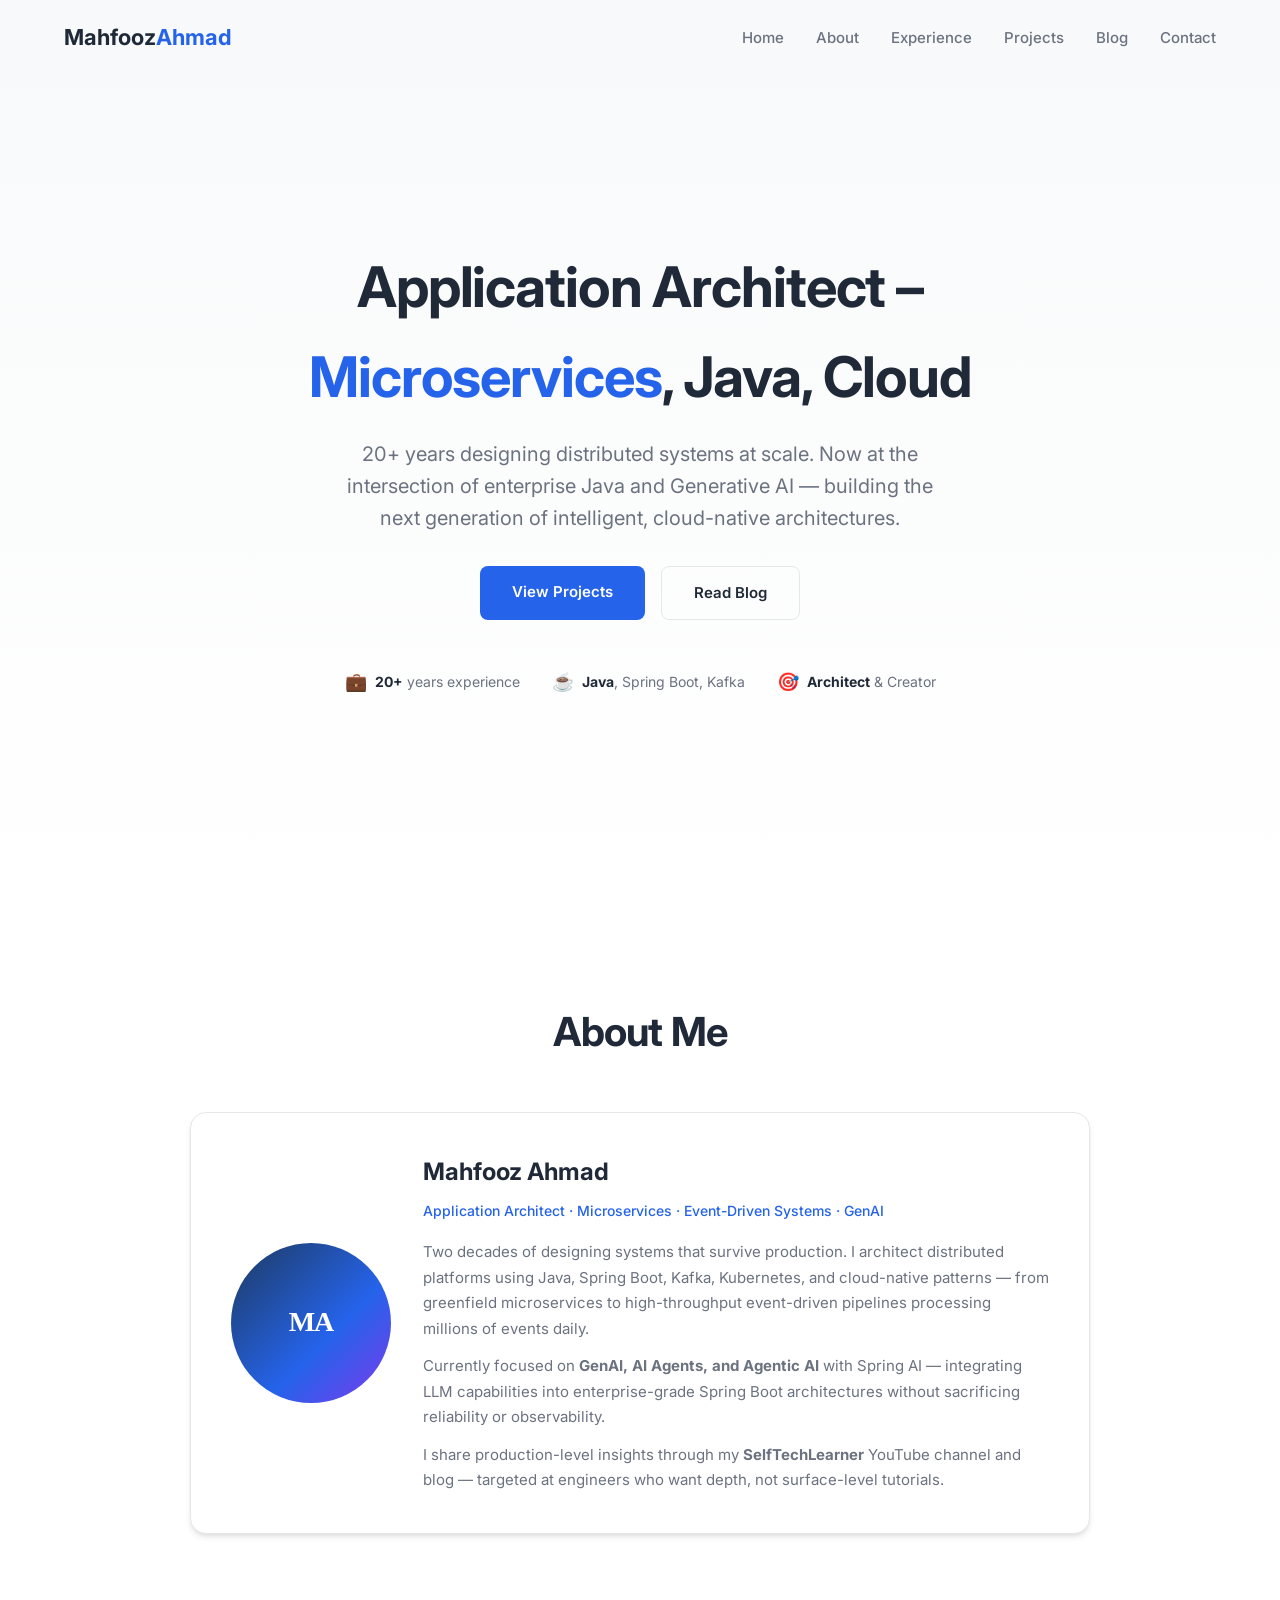
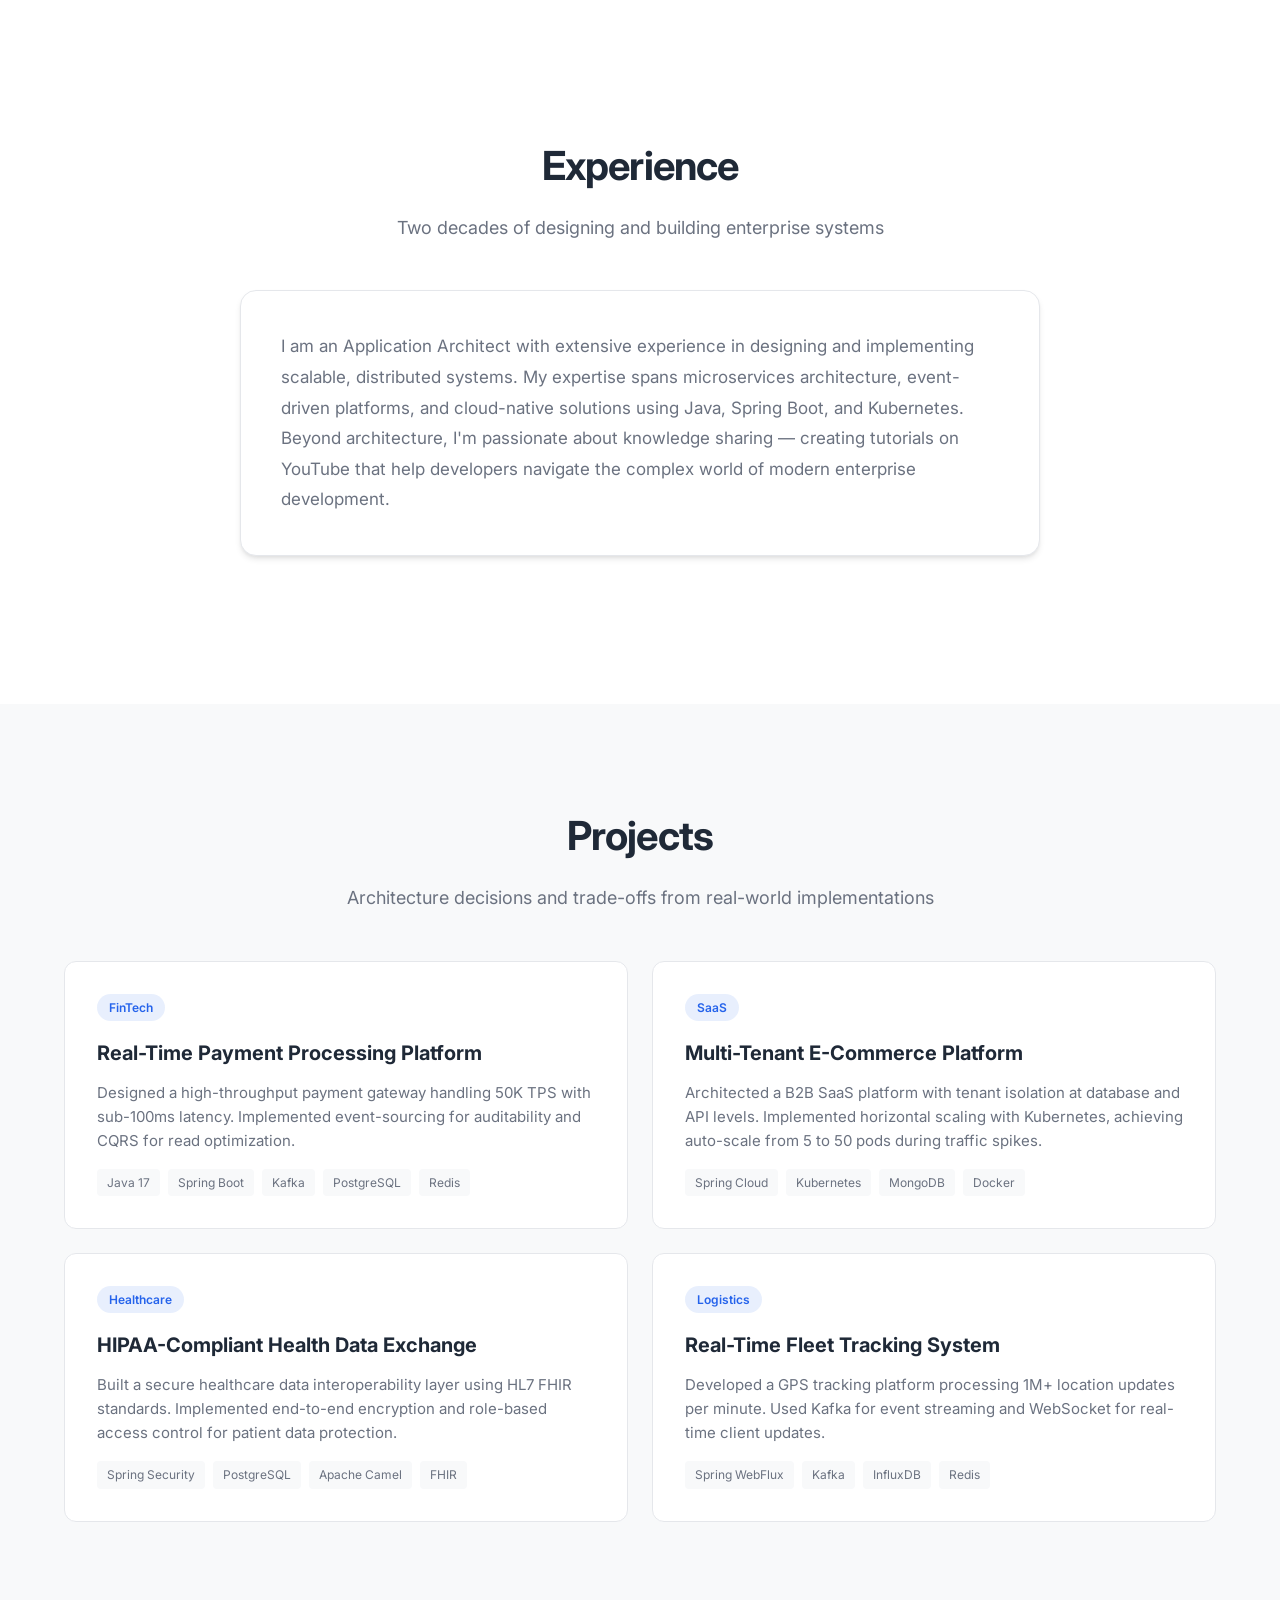
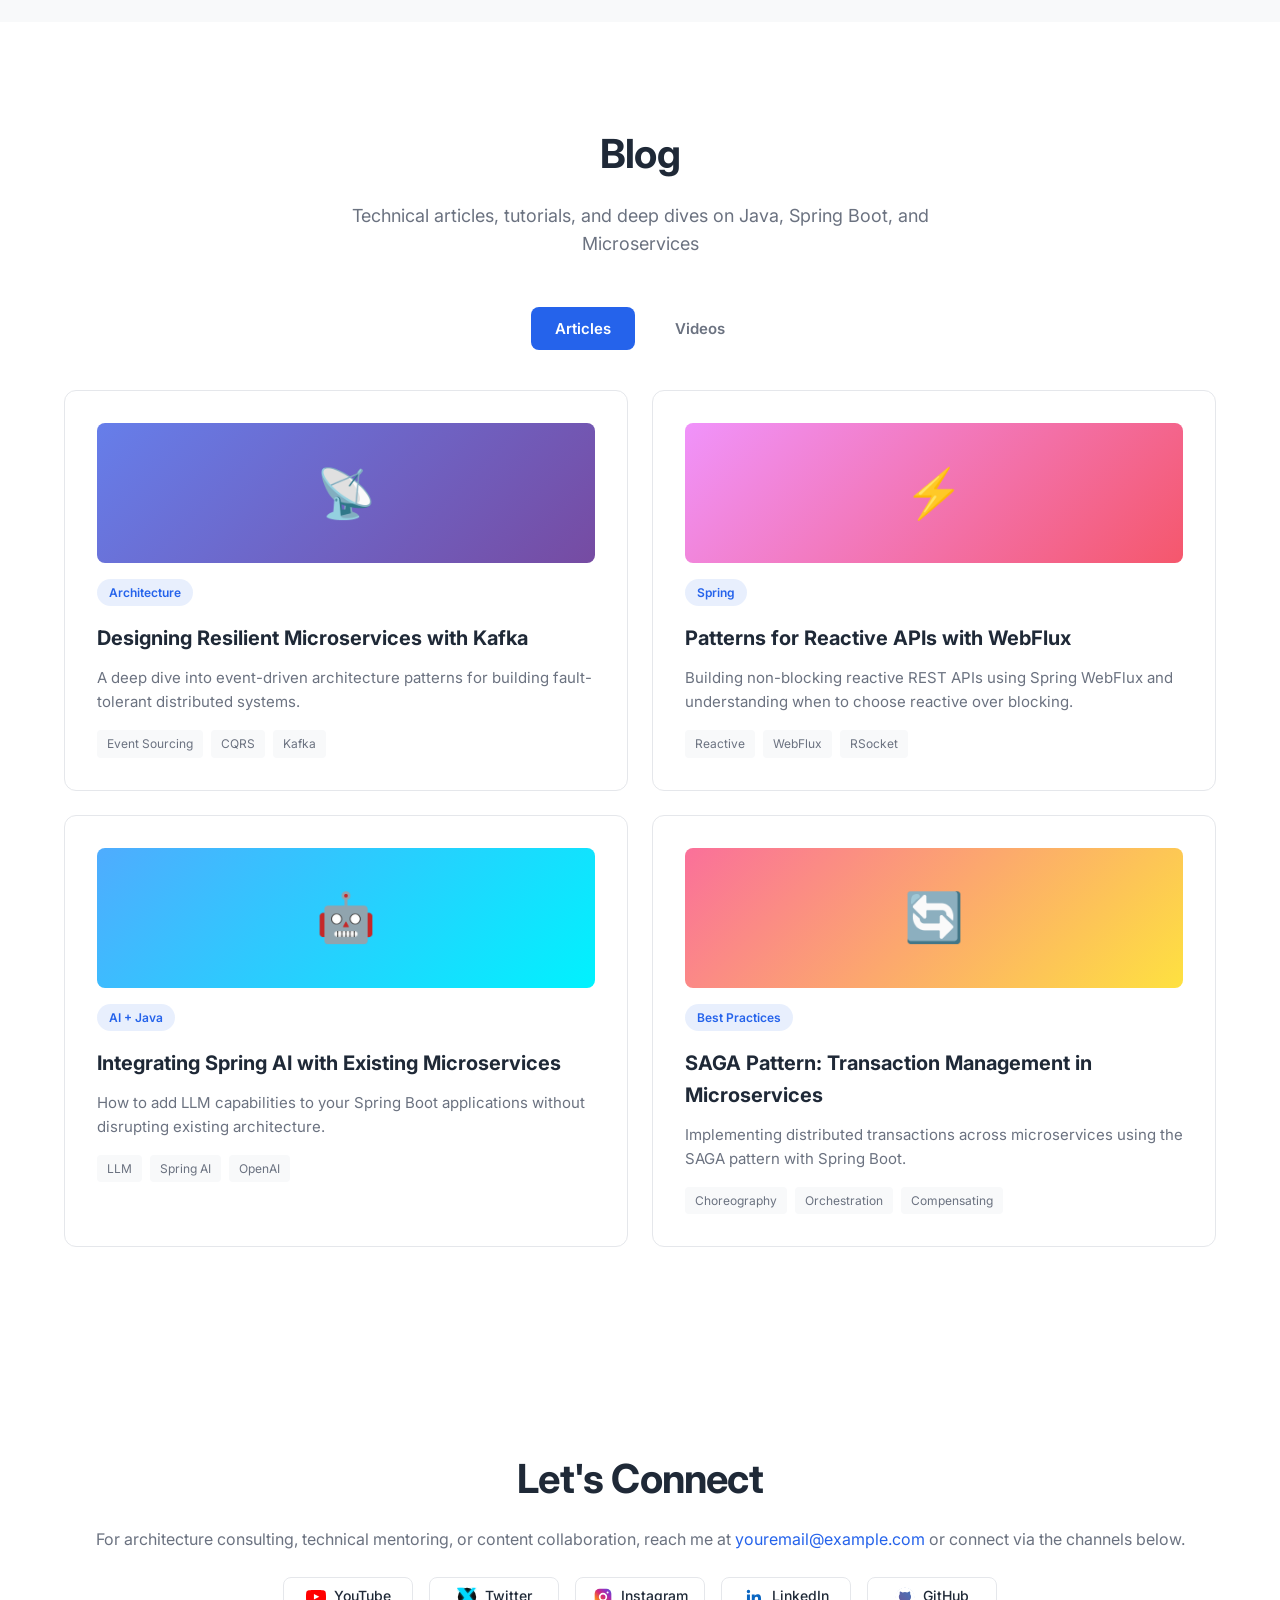
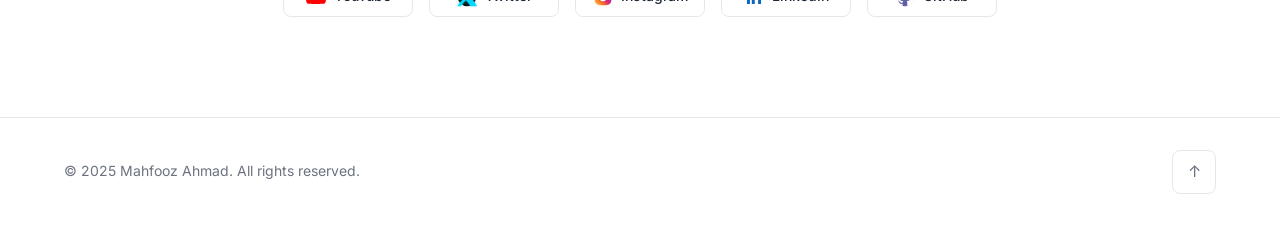
<file: index.html>
<!DOCTYPE html>
<html lang="en">
<head>
    <meta charset="UTF-8">
    <meta name="viewport" content="width=device-width, initial-scale=1.0">
    <title>Mahfooz Ahmad | Application Architect & Content Creator</title>
    <meta name="description" content="Application Architect specializing in Microservices, Java, Spring Boot, and Cloud. Creator of SelfTechLearner YouTube channel.">
    <link rel="preconnect" href="https://fonts.googleapis.com">
    <link rel="preconnect" href="https://fonts.gstatic.com" crossorigin>
    <link href="https://fonts.googleapis.com/css2?family=Inter:wght@400;500;600;700&display=swap" rel="stylesheet">

    <!-- Styles -->
    <link rel="stylesheet" href="styles/variables.css">
    <link rel="stylesheet" href="styles/base.css">
    <link rel="stylesheet" href="styles/nav.css">
    <link rel="stylesheet" href="styles/hero.css">
    <link rel="stylesheet" href="styles/about.css">
    <link rel="stylesheet" href="styles/experience.css">
    <link rel="stylesheet" href="styles/projects.css">
    <link rel="stylesheet" href="styles/blog.css">
    <link rel="stylesheet" href="styles/contact.css">
    <link rel="stylesheet" href="styles/responsive.css">
</head>
<body>

    <!-- Navigation -->
    <nav>
        <div class="container">
            <a href="#" class="logo">Mahfooz<span>Ahmad</span></a>
            <ul class="nav-links" id="navLinks">
                <li><a href="#home">Home</a></li>
                <li><a href="#about">About</a></li>
                <li><a href="#experience">Experience</a></li>
                <li><a href="#projects">Projects</a></li>
                <li><a href="#blog">Blog</a></li>
                <li><a href="#contact">Contact</a></li>
            </ul>
            <div class="hamburger" id="hamburger">
                <span></span>
                <span></span>
                <span></span>
            </div>
        </div>
    </nav>

    <!-- Hero Section -->
    <section class="hero" id="home">
        <div class="hero-content">
            <h1>Application Architect – <span>Microservices</span>, Java, Cloud</h1>
            <p class="subtitle">20+ years designing distributed systems at scale. Now at the intersection of
                enterprise Java and Generative AI — building the next generation of intelligent,
                cloud-native architectures.</p>
            <div class="hero-buttons">
                <a href="#projects" class="btn btn-primary">View Projects</a>
                <a href="#blog" class="btn btn-outline">Read Blog</a>
            </div>
            <div class="quick-highlights">
                <div class="highlight-item">
                    <span class="highlight-icon">💼</span>
                    <span><strong>20+</strong> years experience</span>
                </div>
                <div class="highlight-item">
                    <span class="highlight-icon">☕</span>
                    <span><strong>Java</strong>, Spring Boot, Kafka</span>
                </div>
                <div class="highlight-item">
                    <span class="highlight-icon">🎯</span>
                    <span><strong>Architect</strong> & Creator</span>
                </div>
            </div>
        </div>
    </section>

    <!-- About Section -->
    <section class="about" id="about">
        <div class="container">
            <div class="section-header reveal">
                <h2 class="section-title">About Me</h2>
            </div>
            <div class="about-card reveal">
                <div class="profile-image">MA</div>
                <div class="about-content">
                    <h3>Mahfooz Ahmad</h3>
                    <p class="tagline">Application Architect · Microservices · Event-Driven Systems · GenAI</p>
                    <p>
                        Two decades of designing systems that survive production. I architect distributed platforms
                        using Java, Spring Boot, Kafka, Kubernetes, and cloud-native patterns — from greenfield
                        microservices to high-throughput event-driven pipelines processing millions of events daily.
                    </p>
                    <p>
                        Currently focused on <strong>GenAI, AI Agents, and Agentic AI</strong> with Spring AI —
                        integrating LLM capabilities into enterprise-grade Spring Boot architectures without
                        sacrificing reliability or observability.
                    </p>
                    <p>
                        I share production-level insights through my <strong>SelfTechLearner</strong> YouTube channel
                        and blog — targeted at engineers who want depth, not surface-level tutorials.
                    </p>
                </div>
            </div>
        </div>
    </section>

    <!-- Experience Section -->
    <section class="experience" id="experience">
        <div class="container">
            <div class="section-header reveal">
                <h2 class="section-title">Experience</h2>
                <p class="section-subtitle">Two decades of designing and building enterprise systems</p>
            </div>
            <div class="bio-card reveal">
                <p>I am an Application Architect with extensive experience in designing and implementing scalable,
                    distributed systems. My expertise spans microservices architecture, event-driven platforms, and
                    cloud-native solutions using Java, Spring Boot, and Kubernetes. Beyond architecture, I'm passionate
                    about knowledge sharing — creating tutorials on YouTube that help developers navigate the complex
                    world of modern enterprise development.</p>
            </div>
        </div>
    </section>

    <!-- Projects Section -->
    <section class="projects" id="projects">
        <div class="container">
            <div class="section-header reveal">
                <h2 class="section-title">Projects</h2>
                <p class="section-subtitle">Architecture decisions and trade-offs from real-world implementations</p>
            </div>
            <div class="projects-grid">
                <a href="https://github.com/mahfooz75/payment-platform" target="_blank" class="project-card reveal">
                    <span class="project-category">FinTech</span>
                    <h3 class="project-title">Real-Time Payment Processing Platform</h3>
                    <p class="project-description">Designed a high-throughput payment gateway handling 50K TPS with sub-100ms latency. Implemented event-sourcing for auditability and CQRS for read optimization.</p>
                    <div class="project-tech">
                        <span class="tech-tag">Java 17</span>
                        <span class="tech-tag">Spring Boot</span>
                        <span class="tech-tag">Kafka</span>
                        <span class="tech-tag">PostgreSQL</span>
                        <span class="tech-tag">Redis</span>
                    </div>
                </a>
                <a href="https://medium.com/@mahfooz.lakhani/26770439041f" target="_blank" class="project-card reveal">
                    <span class="project-category">SaaS</span>
                    <h3 class="project-title">Multi-Tenant E-Commerce Platform</h3>
                    <p class="project-description">Architected a B2B SaaS platform with tenant isolation at database and API levels. Implemented horizontal scaling with Kubernetes, achieving auto-scale from 5 to 50 pods during traffic spikes.</p>
                    <div class="project-tech">
                        <span class="tech-tag">Spring Cloud</span>
                        <span class="tech-tag">Kubernetes</span>
                        <span class="tech-tag">MongoDB</span>
                        <span class="tech-tag">Docker</span>
                    </div>
                </a>
                <a href="https://github.com/mahfooz75/health-data-exchange" target="_blank" class="project-card reveal">
                    <span class="project-category">Healthcare</span>
                    <h3 class="project-title">HIPAA-Compliant Health Data Exchange</h3>
                    <p class="project-description">Built a secure healthcare data interoperability layer using HL7 FHIR standards. Implemented end-to-end encryption and role-based access control for patient data protection.</p>
                    <div class="project-tech">
                        <span class="tech-tag">Spring Security</span>
                        <span class="tech-tag">PostgreSQL</span>
                        <span class="tech-tag">Apache Camel</span>
                        <span class="tech-tag">FHIR</span>
                    </div>
                </a>
                <a href="https://github.com/mahfooz75/fleet-tracking" target="_blank" class="project-card reveal">
                    <span class="project-category">Logistics</span>
                    <h3 class="project-title">Real-Time Fleet Tracking System</h3>
                    <p class="project-description">Developed a GPS tracking platform processing 1M+ location updates per minute. Used Kafka for event streaming and WebSocket for real-time client updates.</p>
                    <div class="project-tech">
                        <span class="tech-tag">Spring WebFlux</span>
                        <span class="tech-tag">Kafka</span>
                        <span class="tech-tag">InfluxDB</span>
                        <span class="tech-tag">Redis</span>
                    </div>
                </a>
            </div>
        </div>
    </section>

    <!-- Blog Section -->
    <section class="blog" id="blog">
        <div class="container">
            <div class="section-header reveal">
                <h2 class="section-title">Blog</h2>
                <p class="section-subtitle">Technical articles, tutorials, and deep dives on Java, Spring Boot, and Microservices</p>
            </div>
            <div class="tabs reveal">
                <button class="tab-btn active" data-tab="articles">Articles</button>
                <button class="tab-btn" data-tab="videos">Videos</button>
            </div>

            <!-- Articles Tab -->
            <div class="tab-content active" id="articles">
                <div class="projects-grid">
                    <a href="https://medium.com/@mahfooz.lakhani" target="_blank" class="project-card">
                        <div class="blog-thumbnail" style="background: linear-gradient(135deg, #667eea 0%, #764ba2 100%);">
                            <span class="blog-icon">📡</span>
                        </div>
                        <span class="project-category">Architecture</span>
                        <h3 class="project-title">Designing Resilient Microservices with Kafka</h3>
                        <p class="project-description">A deep dive into event-driven architecture patterns for building fault-tolerant distributed systems.</p>
                        <div class="project-tech">
                            <span class="tech-tag">Event Sourcing</span>
                            <span class="tech-tag">CQRS</span>
                            <span class="tech-tag">Kafka</span>
                        </div>
                    </a>
                    <a href="https://medium.com/@mahfooz.lakhani" target="_blank" class="project-card">
                        <div class="blog-thumbnail" style="background: linear-gradient(135deg, #f093fb 0%, #f5576c 100%);">
                            <span class="blog-icon">⚡</span>
                        </div>
                        <span class="project-category">Spring</span>
                        <h3 class="project-title">Patterns for Reactive APIs with WebFlux</h3>
                        <p class="project-description">Building non-blocking reactive REST APIs using Spring WebFlux and understanding when to choose reactive over blocking.</p>
                        <div class="project-tech">
                            <span class="tech-tag">Reactive</span>
                            <span class="tech-tag">WebFlux</span>
                            <span class="tech-tag">RSocket</span>
                        </div>
                    </a>
                    <a href="https://medium.com/@mahfooz.lakhani" target="_blank" class="project-card">
                        <div class="blog-thumbnail" style="background: linear-gradient(135deg, #4facfe 0%, #00f2fe 100%);">
                            <span class="blog-icon">🤖</span>
                        </div>
                        <span class="project-category">AI + Java</span>
                        <h3 class="project-title">Integrating Spring AI with Existing Microservices</h3>
                        <p class="project-description">How to add LLM capabilities to your Spring Boot applications without disrupting existing architecture.</p>
                        <div class="project-tech">
                            <span class="tech-tag">LLM</span>
                            <span class="tech-tag">Spring AI</span>
                            <span class="tech-tag">OpenAI</span>
                        </div>
                    </a>
                    <a href="https://medium.com/@mahfooz.lakhani" target="_blank" class="project-card">
                        <div class="blog-thumbnail" style="background: linear-gradient(135deg, #fa709a 0%, #fee140 100%);">
                            <span class="blog-icon">🔄</span>
                        </div>
                        <span class="project-category">Best Practices</span>
                        <h3 class="project-title">SAGA Pattern: Transaction Management in Microservices</h3>
                        <p class="project-description">Implementing distributed transactions across microservices using the SAGA pattern with Spring Boot.</p>
                        <div class="project-tech">
                            <span class="tech-tag">Choreography</span>
                            <span class="tech-tag">Orchestration</span>
                            <span class="tech-tag">Compensating</span>
                        </div>
                    </a>
                </div>
            </div>

            <!-- Videos Tab -->
            <div class="tab-content" id="videos">
                <div class="videos-grid">
                    <a href="https://www.youtube.com/watch?v=cKttIFKTLOc" target="_blank" class="video-card reveal">
                        <div class="video-thumbnail"><div class="play-icon"></div></div>
                        <div class="video-info">
                            <span class="video-category">Java OOPs</span>
                            <h4 class="video-title">Java Method Overloading Explained with Examples - Part 1</h4>
                            <span class="video-date">2024</span>
                        </div>
                    </a>
                    <a href="https://www.youtube.com/watch?v=TyuMJ31KVEc" target="_blank" class="video-card reveal">
                        <div class="video-thumbnail"><div class="play-icon"></div></div>
                        <div class="video-info">
                            <span class="video-category">Java OOPs</span>
                            <h4 class="video-title">Java Method Overloading Explained - Part 2</h4>
                            <span class="video-date">2024</span>
                        </div>
                    </a>
                    <a href="https://www.youtube.com/watch?v=opOKZcney7E" target="_blank" class="video-card reveal">
                        <div class="video-thumbnail"><div class="play-icon"></div></div>
                        <div class="video-info">
                            <span class="video-category">Spring Boot</span>
                            <h4 class="video-title">Spring Boot SAGA Pattern: Best Practices</h4>
                            <span class="video-date">2024</span>
                        </div>
                    </a>
                    <a href="https://www.youtube.com/watch?v=2v2jFNy2Q_U" target="_blank" class="video-card reveal">
                        <div class="video-thumbnail"><div class="play-icon"></div></div>
                        <div class="video-info">
                            <span class="video-category">Microservices</span>
                            <h4 class="video-title">Circuit Breaker in API Gateway</h4>
                            <span class="video-date">2024</span>
                        </div>
                    </a>
                    <a href="https://www.youtube.com/watch?v=maFfsHBYu8Q" target="_blank" class="video-card reveal">
                        <div class="video-thumbnail"><div class="play-icon"></div></div>
                        <div class="video-info">
                            <span class="video-category">Spring Cloud</span>
                            <h4 class="video-title">Mastering Spring Cloud Gateway</h4>
                            <span class="video-date">2024</span>
                        </div>
                    </a>
                    <a href="https://www.youtube.com/watch?v=Hnffs4pz7D8" target="_blank" class="video-card reveal">
                        <div class="video-thumbnail"><div class="play-icon"></div></div>
                        <div class="video-info">
                            <span class="video-category">Microservices</span>
                            <h4 class="video-title">Microservices Service Discovery</h4>
                            <span class="video-date">2024</span>
                        </div>
                    </a>
                    <a href="https://www.youtube.com/watch?v=hAKv4jsDTgM" target="_blank" class="video-card reveal">
                        <div class="video-thumbnail"><div class="play-icon"></div></div>
                        <div class="video-info">
                            <span class="video-category">Spring Boot</span>
                            <h4 class="video-title">Building a Config Server - Part 1</h4>
                            <span class="video-date">2024</span>
                        </div>
                    </a>
                    <a href="https://www.youtube.com/watch?v=Q3ObGuA8bG4" target="_blank" class="video-card reveal">
                        <div class="video-thumbnail"><div class="play-icon"></div></div>
                        <div class="video-info">
                            <span class="video-category">System Design</span>
                            <h4 class="video-title">Circuit Breaker Pattern Deep Dive</h4>
                            <span class="video-date">2024</span>
                        </div>
                    </a>
                    <a href="https://www.youtube.com/watch?v=i2QIGMg_RqU" target="_blank" class="video-card reveal">
                        <div class="video-thumbnail"><div class="play-icon"></div></div>
                        <div class="video-info">
                            <span class="video-category">LLD</span>
                            <h4 class="video-title">Parking LLD - System Design</h4>
                            <span class="video-date">2024</span>
                        </div>
                    </a>
                </div>
            </div>
        </div>
    </section>

    <!-- Contact Section -->
    <section class="contact" id="contact">
        <div class="container">
            <h2 class="section-title reveal">Let's Connect</h2>
            <p class="contact-subtitle reveal">
                For architecture consulting, technical mentoring, or content collaboration,
                reach me at
                <a href="mailto:youremail@example.com" style="color: var(--accent-primary); text-decoration: none;">
                    youremail@example.com
                </a>
                or connect via the channels below.
            </p>
            <div class="social-links reveal">
                <a href="https://www.youtube.com/@selftechlearner" target="_blank" class="social-btn">
                    <img src="svg/youtube-color-icon.svg" alt="YouTube"> YouTube
                </a>
                <a href="https://twitter.com/mahfoozahmad" target="_blank" class="social-btn">
                    <img src="svg/x-glow.svg" alt="X"> Twitter
                </a>
                <a href="https://www.instagram.com/selftech_learner/" target="_blank" class="social-btn">
                    <img src="svg/instagram-gradient.svg" alt="Instagram"> Instagram
                </a>
                <a href="https://www.linkedin.com/in/mahfooz-ahmad-0299758/" target="_blank" class="social-btn">
                    <img src="svg/linkedin.svg" alt="LinkedIn"> LinkedIn
                </a>
                <a href="https://github.com/mahfooz75" target="_blank" class="social-btn">
                    <img src="svg/github-gradient.svg" alt="GitHub"> GitHub
                </a>
            </div>
        </div>
    </section>

    <!-- Footer -->
    <footer>
        <div class="container">
            <p>&copy; 2025 Mahfooz Ahmad. All rights reserved.</p>
            <div class="back-to-top" onclick="window.scrollTo({top: 0, behavior: 'smooth'})">↑</div>
        </div>
    </footer>

    <script src="js/main.js" defer></script>

</body>
</html>
</file>
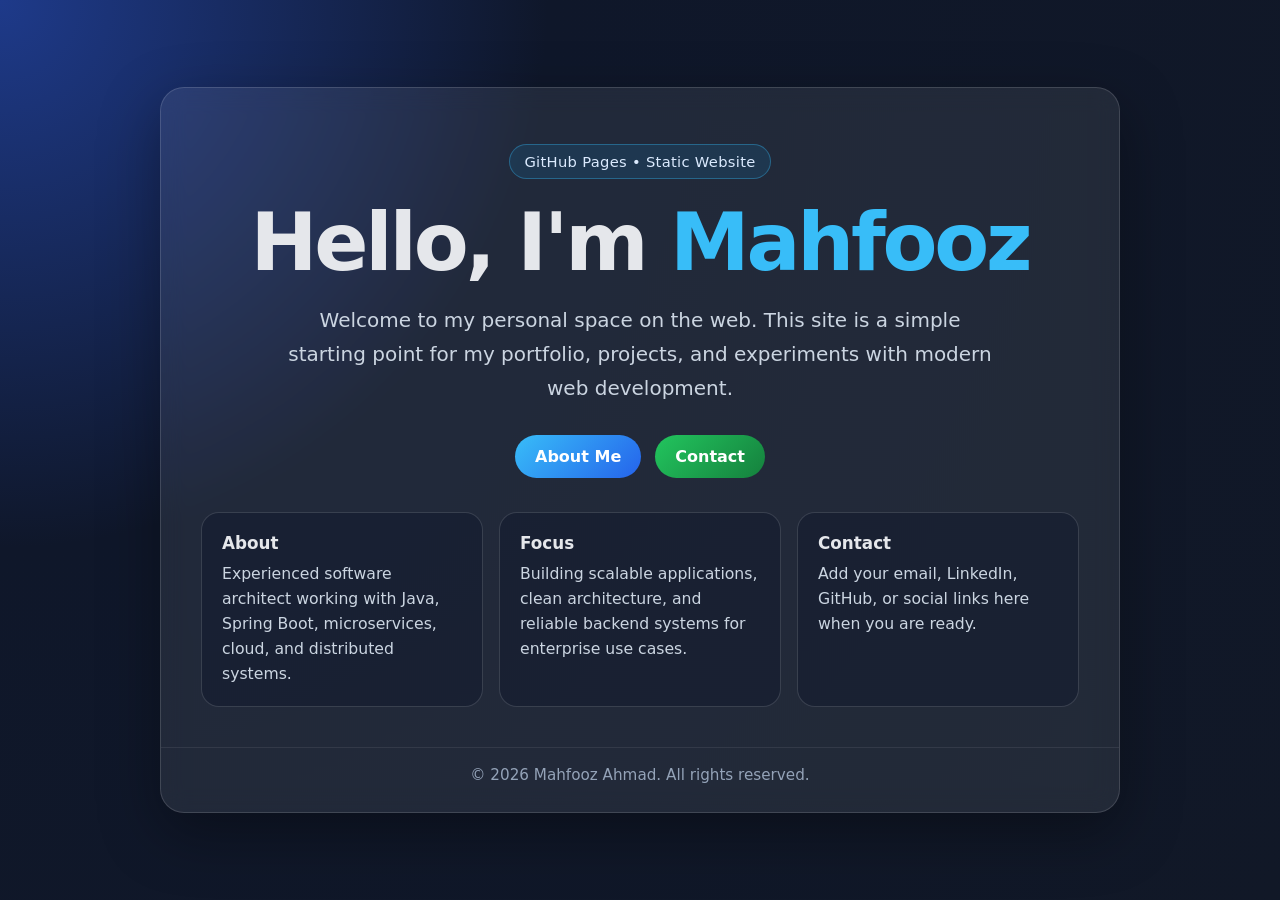
<file: backup/index.html>
<!DOCTYPE html>
<html lang="en">
<head>
  <meta charset="UTF-8" />
  <meta name="viewport" content="width=device-width, initial-scale=1.0" />
  <meta name="description" content="Personal portfolio and project showcase" />
  <title>Mahfooz Ahmad | Home</title>
  <style>
    :root {
      --bg1: #0f172a;
      --bg2: #111827;
      --card: rgba(255,255,255,0.08);
      --text: #e5e7eb;
      --muted: #cbd5e1;
      --accent: #38bdf8;
      --accent2: #22c55e;
      --border: rgba(255,255,255,0.14);
    }
    * { box-sizing: border-box; }
    body {
      margin: 0;
      font-family: system-ui, -apple-system, Segoe UI, Roboto, Arial, sans-serif;
      color: var(--text);
      background: radial-gradient(circle at top left, #1e3a8a 0%, var(--bg1) 35%, var(--bg2) 100%);
      min-height: 100vh;
      display: grid;
      place-items: center;
      padding: 24px;
    }
    .container {
      width: min(960px, 100%);
      background: var(--card);
      border: 1px solid var(--border);
      border-radius: 24px;
      backdrop-filter: blur(12px);
      box-shadow: 0 20px 60px rgba(0,0,0,0.35);
      overflow: hidden;
    }
    .hero {
      padding: 56px 40px 34px;
      text-align: center;
    }
    .badge {
      display: inline-block;
      padding: 8px 14px;
      border: 1px solid rgba(56,189,248,0.35);
      color: #dbeafe;
      border-radius: 999px;
      font-size: 0.92rem;
      letter-spacing: 0.3px;
      background: rgba(14,165,233,0.12);
      margin-bottom: 22px;
    }
    h1 {
      margin: 0;
      font-size: clamp(2.6rem, 7vw, 5rem);
      line-height: 1.05;
      letter-spacing: -0.04em;
    }
    h1 span { color: var(--accent); }
    p.lead {
      max-width: 720px;
      margin: 18px auto 0;
      font-size: clamp(1.05rem, 2.2vw, 1.25rem);
      line-height: 1.7;
      color: var(--muted);
    }
    .actions {
      margin-top: 30px;
      display: flex;
      gap: 14px;
      justify-content: center;
      flex-wrap: wrap;
    }
    .btn {
      text-decoration: none;
      color: white;
      padding: 12px 20px;
      border-radius: 999px;
      font-weight: 700;
      transition: transform 0.2s ease, opacity 0.2s ease;
    }
    .btn:hover { transform: translateY(-2px); }
    .primary { background: linear-gradient(135deg, var(--accent), #2563eb); }
    .secondary { background: linear-gradient(135deg, var(--accent2), #15803d); }
    .grid {
      display: grid;
      grid-template-columns: repeat(3, 1fr);
      gap: 16px;
      padding: 0 40px 40px;
    }
    .card {
      padding: 20px;
      border-radius: 18px;
      background: rgba(15, 23, 42, 0.45);
      border: 1px solid var(--border);
    }
    .card h2 {
      margin: 0 0 8px;
      font-size: 1.05rem;
    }
    .card p {
      margin: 0;
      color: var(--muted);
      line-height: 1.6;
      font-size: 0.98rem;
    }
    footer {
      padding: 18px 28px 28px;
      text-align: center;
      color: #94a3b8;
      border-top: 1px solid rgba(255,255,255,0.08);
      font-size: 0.95rem;
    }
    @media (max-width: 760px) {
      .hero, .grid { padding-left: 20px; padding-right: 20px; }
      .grid { grid-template-columns: 1fr; }
    }
  </style>
</head>
<body>
  <main class="container">
    <section class="hero">
      <div class="badge">GitHub Pages • Static Website</div>
      <h1>Hello, I'm <span>Mahfooz</span></h1>
      <p class="lead">Welcome to my personal space on the web. This site is a simple starting point for my portfolio, projects, and experiments with modern web development.</p>
      <div class="actions">
        <a class="btn primary" href="#about">About Me</a>
        <a class="btn secondary" href="#contact">Contact</a>
      </div>
    </section>

    <section class="grid">
      <article class="card" id="about">
        <h2>About</h2>
        <p>Experienced software architect working with Java, Spring Boot, microservices, cloud, and distributed systems.</p>
      </article>
      <article class="card">
        <h2>Focus</h2>
        <p>Building scalable applications, clean architecture, and reliable backend systems for enterprise use cases.</p>
      </article>
      <article class="card" id="contact">
        <h2>Contact</h2>
        <p>Add your email, LinkedIn, GitHub, or social links here when you are ready.</p>
      </article>
    </section>

    <footer>© 2026 Mahfooz Ahmad. All rights reserved.</footer>
  </main>
</body>
</html>
</file>
<file: styles/variables.css>
:root {
    --bg-primary: #ffffff;
    --bg-secondary: #f8f9fa;
    --surface: #ffffff;
    --accent-primary: #2563eb;
    --accent-secondary: #7c3aed;
    --text-primary: #1f2937;
    --text-secondary: #6b7280;
    --border: #e5e7eb;
    --shadow: 0 4px 6px -1px rgba(0, 0, 0, 0.1), 0 2px 4px -1px rgba(0, 0, 0, 0.06);
    --shadow-lg: 0 10px 15px -3px rgba(0, 0, 0, 0.1), 0 4px 6px -2px rgba(0, 0, 0, 0.05);
}
</file>
<file: styles/base.css>
* {
    margin: 0;
    padding: 0;
    box-sizing: border-box;
}

html {
    scroll-behavior: smooth;
}

body {
    font-family: 'Inter', -apple-system, BlinkMacSystemFont, 'Segoe UI', Roboto, sans-serif;
    background-color: var(--bg-primary);
    color: var(--text-primary);
    line-height: 1.6;
    overflow-x: hidden;
}

.container {
    max-width: 1200px;
    margin: 0 auto;
    padding: 0 24px;
}

/* Sections */
section {
    padding: 100px 0;
}

.section-header {
    text-align: center;
    margin-bottom: 48px;
}

.section-title {
    font-size: 40px;
    font-weight: 700;
    margin-bottom: 16px;
    color: var(--text-primary);
    letter-spacing: -0.02em;
}

.section-subtitle {
    color: var(--text-secondary);
    font-size: 18px;
    max-width: 600px;
    margin: 0 auto;
}

/* Scroll reveal animation */
.reveal {
    opacity: 0;
    transform: translateY(30px);
    transition: all 0.6s ease;
}

.reveal.visible {
    opacity: 1;
    transform: translateY(0);
}

@keyframes fadeInUp {
    from {
        opacity: 0;
        transform: translateY(20px);
    }
    to {
        opacity: 1;
        transform: translateY(0);
    }
}
</file>
<file: styles/nav.css>
nav {
    position: fixed;
    top: 0;
    left: 0;
    right: 0;
    padding: 20px 0;
    z-index: 100;
    transition: background 0.3s ease, box-shadow 0.3s ease, padding 0.3s ease;
    background: transparent;
}

nav.scrolled {
    background: rgba(255, 255, 255, 0.95);
    backdrop-filter: blur(10px);
    box-shadow: var(--shadow);
    padding: 12px 0;
}

nav .container {
    display: flex;
    justify-content: space-between;
    align-items: center;
}

.logo {
    font-size: 22px;
    font-weight: 700;
    color: var(--text-primary);
    text-decoration: none;
}

.logo span {
    color: var(--accent-primary);
}

.nav-links {
    display: flex;
    gap: 32px;
    list-style: none;
}

.nav-links a {
    color: var(--text-secondary);
    text-decoration: none;
    font-weight: 500;
    font-size: 15px;
    position: relative;
    transition: color 0.3s ease;
}

.nav-links a::after {
    content: '';
    position: absolute;
    bottom: -4px;
    left: 0;
    width: 0;
    height: 2px;
    background: var(--accent-primary);
    transition: width 0.3s ease;
}

.nav-links a:hover {
    color: var(--text-primary);
}

.nav-links a:hover::after {
    width: 100%;
}

.hamburger {
    display: none;
    flex-direction: column;
    gap: 5px;
    cursor: pointer;
    padding: 8px;
}

.hamburger span {
    width: 24px;
    height: 2px;
    background: var(--text-primary);
    transition: all 0.3s ease;
}
</file>
<file: styles/hero.css>
.hero {
    min-height: 100vh;
    display: flex;
    align-items: center;
    justify-content: center;
    padding: 120px 0 80px;
    background: linear-gradient(180deg, var(--bg-secondary) 0%, var(--bg-primary) 100%);
}

.hero-content {
    text-align: center;
    max-width: 800px;
}

.hero h1 {
    font-size: 56px;
    font-weight: 700;
    margin-bottom: 16px;
    color: var(--text-primary);
    letter-spacing: -0.02em;
    animation: fadeInUp 0.8s ease forwards;
    opacity: 0;
}

.hero h1 span {
    color: var(--accent-primary);
}

.hero .subtitle {
    font-size: 20px;
    color: var(--text-secondary);
    margin-bottom: 32px;
    max-width: 600px;
    margin-left: auto;
    margin-right: auto;
    animation: fadeInUp 0.8s ease 0.1s forwards;
    opacity: 0;
}

.hero-buttons {
    display: flex;
    gap: 16px;
    justify-content: center;
    margin-bottom: 48px;
    animation: fadeInUp 0.8s ease 0.2s forwards;
    opacity: 0;
}

.btn {
    padding: 14px 32px;
    border-radius: 8px;
    font-family: 'Inter', sans-serif;
    font-weight: 600;
    font-size: 15px;
    cursor: pointer;
    transition: all 0.3s ease;
    text-decoration: none;
    display: inline-block;
}

.btn-primary {
    background: var(--accent-primary);
    color: #ffffff;
    border: none;
}

.btn-primary:hover {
    background: #1d4ed8;
    transform: translateY(-2px);
    box-shadow: var(--shadow-lg);
}

.btn-outline {
    background: transparent;
    color: var(--text-primary);
    border: 1px solid var(--border);
}

.btn-outline:hover {
    border-color: var(--accent-primary);
    color: var(--accent-primary);
}

.quick-highlights {
    display: flex;
    justify-content: center;
    gap: 32px;
    flex-wrap: wrap;
    animation: fadeInUp 0.8s ease 0.3s forwards;
    opacity: 0;
}

.highlight-item {
    display: flex;
    align-items: center;
    gap: 8px;
    color: var(--text-secondary);
    font-size: 14px;
}

.highlight-item strong {
    color: var(--text-primary);
}

.highlight-icon {
    font-size: 18px;
}
</file>
<file: styles/about.css>
.about-card {
    background: var(--bg-primary);
    border: 1px solid var(--border);
    border-radius: 16px;
    padding: 40px;
    display: flex;
    align-items: center;
    gap: 32px;
    max-width: 900px;
    margin: 0 auto;
    box-shadow: var(--shadow);
}

.profile-image {
    width: 160px;
    height: 160px;
    border-radius: 50%;
    background: linear-gradient(135deg, #1e3a5f 0%, #2563eb 60%, #7c3aed 100%);
    flex-shrink: 0;
    display: flex;
    align-items: center;
    justify-content: center;
    font-size: 28px;
    font-weight: 800;
    letter-spacing: -1px;
    font-family: 'Georgia', serif;
    color: #ffffff;
}

.about-content h3 {
    font-size: 24px;
    font-weight: 700;
    margin-bottom: 8px;
    color: var(--text-primary);
}

.about-content .tagline {
    color: var(--accent-primary);
    font-size: 14px;
    font-weight: 500;
    margin-bottom: 16px;
}

.about-content p {
    color: var(--text-secondary);
    font-size: 15px;
    line-height: 1.7;
}

.about-content p + p {
    margin-top: 12px;
}
</file>
<file: styles/experience.css>
.experience {
    background: var(--bg-primary);
}

.bio-card {
    background: var(--surface);
    border: 1px solid var(--border);
    border-radius: 16px;
    padding: 40px;
    max-width: 800px;
    margin: 0 auto 48px;
    box-shadow: var(--shadow);
}

.bio-card p {
    color: var(--text-secondary);
    font-size: 17px;
    line-height: 1.8;
}

.timeline {
    max-width: 800px;
    margin: 0 auto;
    position: relative;
}

.timeline::before {
    content: '';
    position: absolute;
    left: 24px;
    top: 0;
    bottom: 0;
    width: 2px;
    background: var(--border);
}

.timeline-item {
    position: relative;
    padding-left: 64px;
    margin-bottom: 40px;
}

.timeline-item::before {
    content: '';
    position: absolute;
    left: 16px;
    top: 8px;
    width: 18px;
    height: 18px;
    border-radius: 50%;
    background: var(--accent-primary);
    border: 3px solid var(--bg-primary);
}

.timeline-date {
    font-size: 13px;
    color: var(--accent-primary);
    font-weight: 600;
    margin-bottom: 4px;
}

.timeline-title {
    font-size: 20px;
    font-weight: 700;
    color: var(--text-primary);
    margin-bottom: 4px;
}

.timeline-company {
    font-size: 15px;
    color: var(--text-secondary);
    margin-bottom: 12px;
}

.timeline-description {
    color: var(--text-secondary);
    font-size: 15px;
    line-height: 1.7;
}
</file>
<file: styles/projects.css>
.projects {
    background: var(--bg-secondary);
}

.projects-grid {
    display: grid;
    grid-template-columns: repeat(2, 1fr);
    gap: 24px;
}

.project-card {
    background: var(--surface);
    border: 1px solid var(--border);
    border-radius: 12px;
    padding: 32px;
    transition: all 0.3s ease;
    text-decoration: none;
    display: block;
}

.project-card:hover {
    transform: translateY(-4px);
    box-shadow: var(--shadow-lg);
}

.project-card .project-category,
.project-card .project-title,
.project-card .project-description,
.project-card .project-tech {
    pointer-events: none;
}

.project-category {
    display: inline-block;
    font-size: 12px;
    font-weight: 600;
    color: var(--accent-primary);
    background: rgba(37, 99, 235, 0.1);
    padding: 4px 12px;
    border-radius: 20px;
    margin-bottom: 16px;
}

.project-title {
    font-size: 20px;
    font-weight: 700;
    color: var(--text-primary);
    margin-bottom: 12px;
}

.project-description {
    color: var(--text-secondary);
    font-size: 15px;
    line-height: 1.6;
    margin-bottom: 16px;
}

.project-tech {
    display: flex;
    flex-wrap: wrap;
    gap: 8px;
}

.tech-tag {
    font-size: 12px;
    color: var(--text-secondary);
    background: var(--bg-secondary);
    padding: 4px 10px;
    border-radius: 4px;
}
</file>
<file: styles/blog.css>
.content {
    background: var(--bg-primary);
}

/* Tabs */
.tabs {
    display: flex;
    justify-content: center;
    gap: 16px;
    margin-bottom: 40px;
}

.tab-btn {
    padding: 12px 24px;
    border: none;
    background: transparent;
    color: var(--text-secondary);
    font-family: 'Inter', sans-serif;
    font-size: 15px;
    font-weight: 600;
    cursor: pointer;
    border-radius: 8px;
    transition: all 0.3s ease;
}

.tab-btn.active {
    background: var(--accent-primary);
    color: #ffffff;
}

.tab-btn:not(.active):hover {
    background: var(--bg-secondary);
    color: var(--text-primary);
}

.tab-content {
    display: none;
}

.tab-content.active {
    display: block;
}

/* Video cards */
.videos-grid {
    display: grid;
    grid-template-columns: repeat(3, 1fr);
    gap: 24px;
}

.video-card {
    background: var(--surface);
    border: 1px solid var(--border);
    border-radius: 12px;
    overflow: hidden;
    transition: all 0.3s ease;
    text-decoration: none;
    display: block;
}

.video-card:hover {
    transform: translateY(-4px);
    box-shadow: var(--shadow-lg);
}

.video-thumbnail {
    height: 160px;
    background: linear-gradient(135deg, #f3f4f6 0%, #e5e7eb 100%);
    position: relative;
    display: flex;
    align-items: center;
    justify-content: center;
}

.play-icon {
    width: 56px;
    height: 56px;
    background: var(--accent-primary);
    border-radius: 50%;
    display: flex;
    align-items: center;
    justify-content: center;
    transition: transform 0.3s ease;
}

.video-card:hover .play-icon {
    transform: scale(1.05);
}

.play-icon::after {
    content: '';
    width: 0;
    height: 0;
    border-left: 16px solid #ffffff;
    border-top: 10px solid transparent;
    border-bottom: 10px solid transparent;
    margin-left: 4px;
}

.video-info {
    padding: 20px;
}

.video-category {
    display: inline-block;
    font-size: 11px;
    font-weight: 600;
    color: var(--accent-secondary);
    background: rgba(124, 58, 237, 0.1);
    padding: 3px 8px;
    border-radius: 4px;
    margin-bottom: 8px;
}

.video-title {
    font-size: 15px;
    font-weight: 600;
    margin-bottom: 8px;
    line-height: 1.4;
    color: var(--text-primary);
}

.video-date {
    font-size: 12px;
    color: var(--text-secondary);
}

/* Blog article thumbnails */
.blog-thumbnail {
    height: 140px;
    border-radius: 8px;
    display: flex;
    align-items: center;
    justify-content: center;
    margin-bottom: 16px;
}

.blog-icon {
    font-size: 48px;
}
</file>
<file: styles/contact.css>
.contact {
    text-align: center;
    background: var(--bg-primary);
}

.contact-subtitle {
    color: var(--text-secondary);
    font-size: 16px;
    margin-bottom: 24px;
}

.social-links {
    display: flex;
    gap: 16px;
    justify-content: center;
    flex-wrap: wrap;
}

.social-btn {
    display: flex;
    align-items: center;
    justify-content: center;
    gap: 8px;
    width: 130px;
    height: 40px;
    padding: 8px 16px;
    background: var(--surface);
    border: 1px solid var(--border);
    border-radius: 8px;
    color: var(--text-primary);
    text-decoration: none;
    font-weight: 500;
    font-size: 14px;
    transition: all 0.3s ease;
}

.social-btn:hover {
    border-color: var(--accent-primary);
    color: var(--accent-primary);
    box-shadow: var(--shadow);
}

.social-btn svg,
.social-btn img {
    width: 20px;
    height: 20px;
}

/* Footer */
footer {
    background: var(--bg-primary);
    padding: 32px 0;
    border-top: 1px solid var(--border);
}

footer .container {
    display: flex;
    justify-content: space-between;
    align-items: center;
}

footer p {
    color: var(--text-secondary);
    font-size: 14px;
}

.back-to-top {
    width: 44px;
    height: 44px;
    background: var(--surface);
    border: 1px solid var(--border);
    border-radius: 8px;
    display: flex;
    align-items: center;
    justify-content: center;
    cursor: pointer;
    transition: all 0.3s ease;
    color: var(--text-secondary);
}

.back-to-top:hover {
    border-color: var(--accent-primary);
    color: var(--accent-primary);
}
</file>
<file: styles/responsive.css>
@media (max-width: 1024px) {
    .videos-grid {
        grid-template-columns: repeat(2, 1fr);
    }

    .projects-grid {
        grid-template-columns: 1fr;
    }
}

@media (max-width: 768px) {
    /* Hero */
    .hero h1 {
        font-size: 36px;
    }

    .hero .subtitle {
        font-size: 17px;
    }

    .hero-buttons {
        flex-direction: column;
        align-items: center;
    }

    .quick-highlights {
        flex-direction: column;
        gap: 16px;
    }

    /* Nav */
    .nav-links {
        display: none;
        position: absolute;
        top: 100%;
        left: 0;
        right: 0;
        background: var(--bg-primary);
        flex-direction: column;
        padding: 20px;
        gap: 20px;
        box-shadow: var(--shadow);
    }

    .nav-links.active {
        display: flex;
    }

    .hamburger {
        display: flex;
    }

    /* Sections */
    section {
        padding: 60px 0;
    }

    .section-title {
        font-size: 28px;
    }

    /* About */
    .about-card {
        flex-direction: column;
        text-align: center;
    }

    /* Experience */
    .timeline::before {
        display: none;
    }

    .timeline-item {
        padding-left: 0;
    }

    .timeline-item::before {
        display: none;
    }

    /* Blog */
    .tabs {
        flex-direction: column;
        align-items: center;
    }

    .videos-grid {
        grid-template-columns: 1fr;
    }

    /* Contact */
    .social-links {
        flex-direction: column;
        align-items: center;
    }

    /* Footer */
    footer .container {
        flex-direction: column;
        gap: 16px;
        text-align: center;
    }
}
</file>
